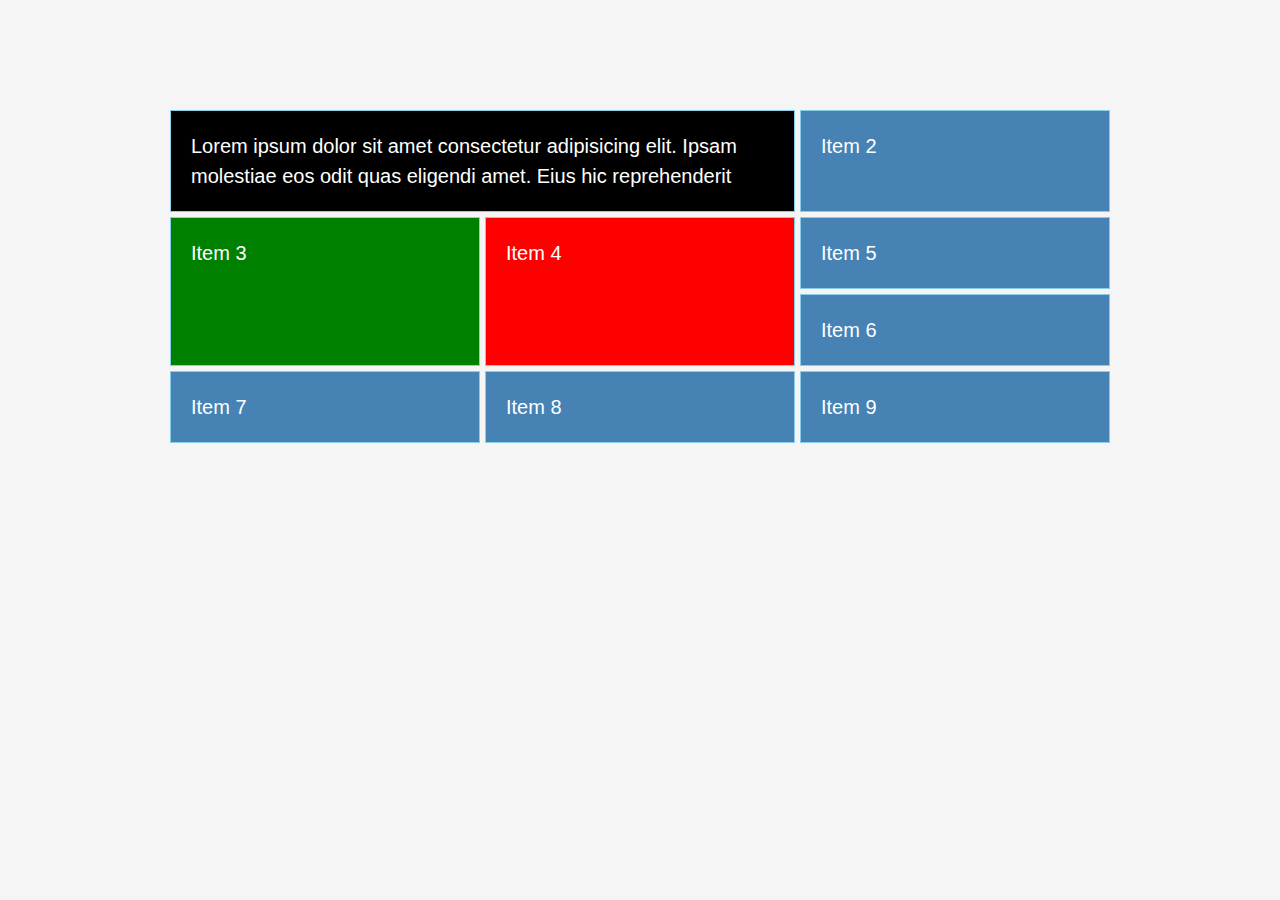
<file: pratice/index.html>
<!DOCTYPE html>
<html lang="en">
	<head>
		<meta charset="UTF-8" />
		<meta
			name="viewport"
			content="width=device-width, initial-scale=1.0" />
		<title>CSS GRID COURSE</title>
		<link
			rel="stylesheet"
			href="style.css" />
	</head>
	<body>
		<div class="container">
			<div class="item">
				Lorem ipsum dolor sit amet consectetur adipisicing elit. Ipsam
				molestiae eos odit quas eligendi amet. Eius hic reprehenderit
			</div>
			<div class="item">Item 2</div>
			<div class="item">Item 3</div>
			<div class="item">Item 4</div>
			<div class="item">Item 5</div>
			<div class="item">Item 6</div>
			<div class="item">Item 7</div>
			<div class="item">Item 8</div>
			<div class="item">Item 9</div>
		</div>
	</body>
</html>
</file>
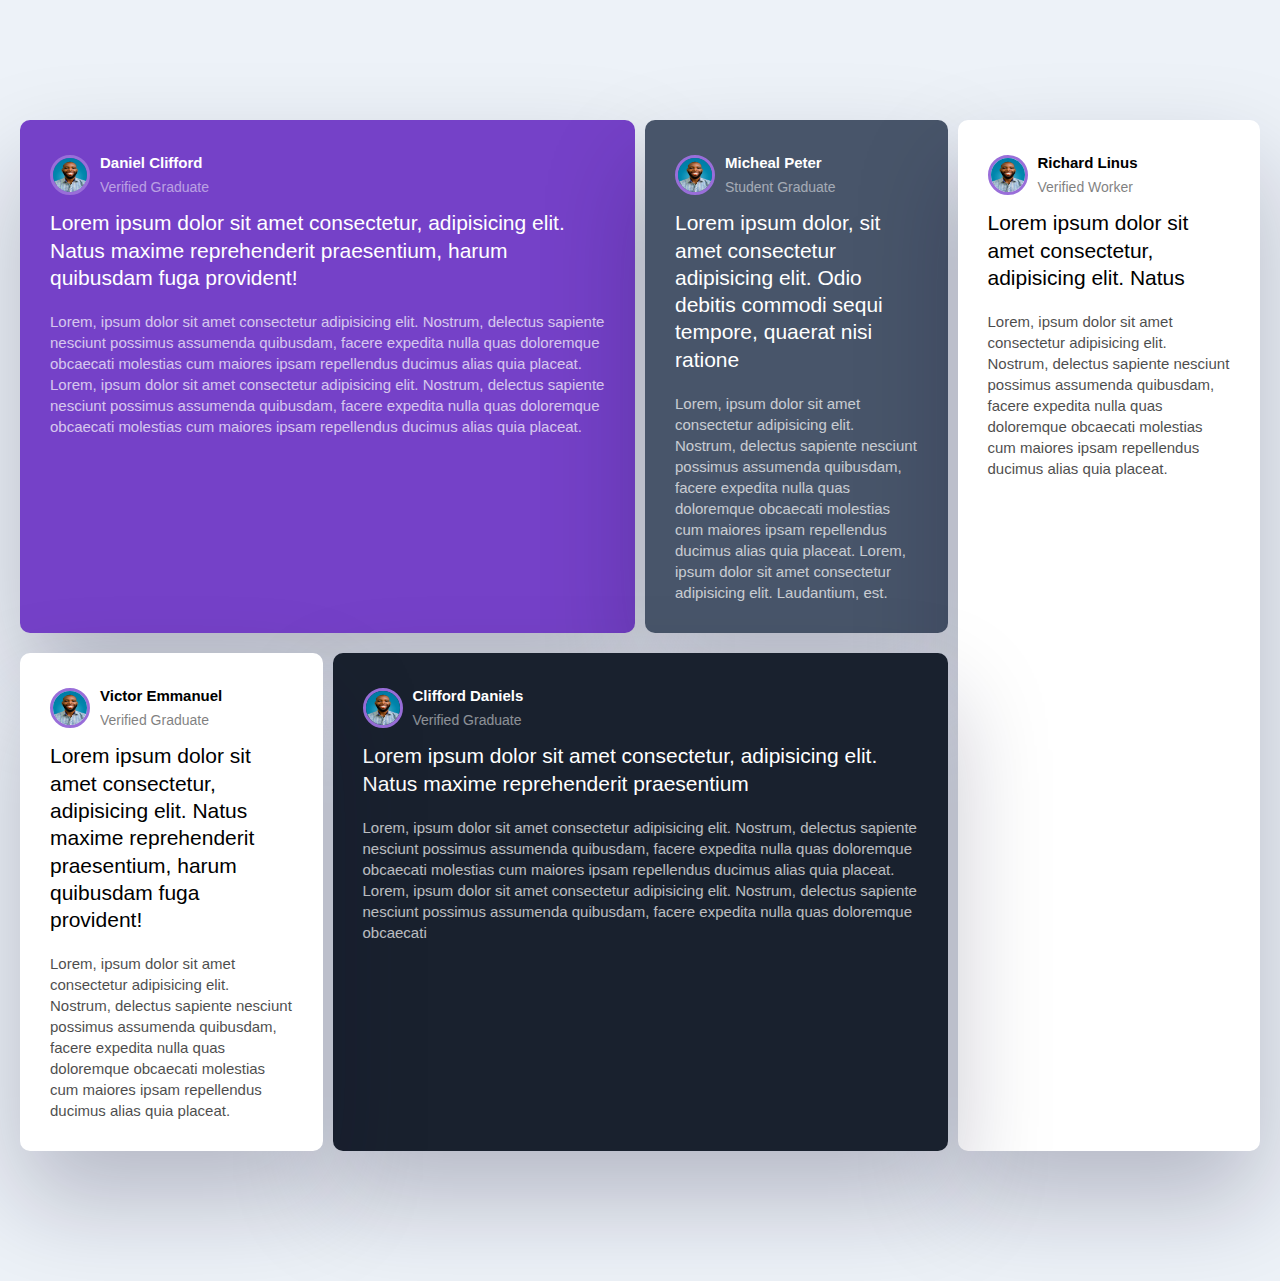
<file: project/index.html>
<!DOCTYPE html>
<html lang="en">
	<head>
		<meta charset="UTF-8" />
		<meta
			name="viewport"
			content="width=device-width, initial-scale=1.0" />
		<title>FRONT END MENTOR PROJECT</title>
		<link
			rel="stylesheet"
			href="style.css" />
	</head>
	<body>
		<div class="testimonials">
			<div class="card card--bg--purple">
				<header class="card_header">
					<img
						src="images/image.jpg"
						class="card_img"
						alt="img"
						srcset="" />
					<div class="">
						<h3>Daniel Clifford</h3>
						<p>Verified Graduate</p>
					</div>
				</header>
				<p class="card_lead">
					Lorem ipsum dolor sit amet consectetur, adipisicing elit.
					Natus maxime reprehenderit praesentium, harum quibusdam fuga
					provident!
				</p>

				<p class="card_quote">
					Lorem, ipsum dolor sit amet consectetur adipisicing elit.
					Nostrum, delectus sapiente nesciunt possimus assumenda
					quibusdam, facere expedita nulla quas doloremque obcaecati
					molestias cum maiores ipsam repellendus ducimus alias quia
					placeat.
				</p>

				<p class="card_quote">
					Lorem, ipsum dolor sit amet consectetur adipisicing elit.
					Nostrum, delectus sapiente nesciunt possimus assumenda
					quibusdam, facere expedita nulla quas doloremque obcaecati
					molestias cum maiores ipsam repellendus ducimus alias quia
					placeat.
				</p>
			</div>

			<div class="card card--bg--gray-blue">
				<header class="card_header">
					<img
						src="images/image.jpg"
						class="card_img"
						alt="img"
						srcset="" />
					<div class="">
						<h3>Micheal Peter</h3>
						<p>Student Graduate</p>
					</div>
				</header>
				<p class="card_lead">
					Lorem ipsum dolor, sit amet consectetur adipisicing elit.
					Odio debitis commodi sequi tempore, quaerat nisi ratione
				</p>

				<p class="card_quote">
					Lorem, ipsum dolor sit amet consectetur adipisicing elit.
					Nostrum, delectus sapiente nesciunt possimus assumenda
					quibusdam, facere expedita nulla quas doloremque obcaecati
					molestias cum maiores ipsam repellendus ducimus alias quia
					placeat. Lorem, ipsum dolor sit amet consectetur adipisicing
					elit. Laudantium, est.
				</p>
			</div>

			<div class="card ">
				<header class="card_header">
					<img
						src="images/image.jpg"
						class="card_img"
						alt="img"
						srcset="" />
					<div class="">
						<h3>Richard Linus</h3>
						<p>Verified Worker</p>
					</div>
				</header>
				<p class="card_lead">
					Lorem ipsum dolor sit amet consectetur, adipisicing elit.
					Natus
				</p>

				<p class="card_quote">
					Lorem, ipsum dolor sit amet consectetur adipisicing elit.
					Nostrum, delectus sapiente nesciunt possimus assumenda
					quibusdam, facere expedita nulla quas doloremque obcaecati
					molestias cum maiores ipsam repellendus ducimus alias quia
					placeat.
				</p>
			</div>

			<div class="card card--bg--black-blue">
				<header class="card_header">
					<img
						src="images/image.jpg"
						class="card_img"
						alt="img"
						srcset="" />
					<div class="">
						<h3>Clifford Daniels</h3>
						<p>Verified Graduate</p>
					</div>
				</header>
				<p class="card_lead">
					Lorem ipsum dolor sit amet consectetur, adipisicing elit.
					Natus maxime reprehenderit praesentium
				</p>

				<p class="card_quote">
					Lorem, ipsum dolor sit amet consectetur adipisicing elit.
					Nostrum, delectus sapiente nesciunt possimus assumenda
					quibusdam, facere expedita nulla quas doloremque obcaecati
					molestias cum maiores ipsam repellendus ducimus alias quia
					placeat.
                    <p class="card_quote">
                        Lorem, ipsum dolor sit amet consectetur adipisicing elit.
                        Nostrum, delectus sapiente nesciunt possimus assumenda
                        quibusdam, facere expedita nulla quas doloremque obcaecati
                       
                    </p>
				</p>
			</div>

			<div class="card">
				<header class="card_header">
					<img
						src="images/image.jpg"
						class="card_img"
						alt="img"
						srcset="" />
					<div class="">
						<h3>Victor Emmanuel</h3>
						<p>Verified Graduate</p>
					</div>
				</header>
				<p class="card_lead">
					Lorem ipsum dolor sit amet consectetur, adipisicing elit.
					Natus maxime reprehenderit praesentium, harum quibusdam fuga
					provident!
				</p>

				<p class="card_quote">
					Lorem, ipsum dolor sit amet consectetur adipisicing elit.
					Nostrum, delectus sapiente nesciunt possimus assumenda
					quibusdam, facere expedita nulla quas doloremque obcaecati
					molestias cum maiores ipsam repellendus ducimus alias quia
					placeat.
				</p>
			</div>
		</div>
	</body>
</html>
</file>
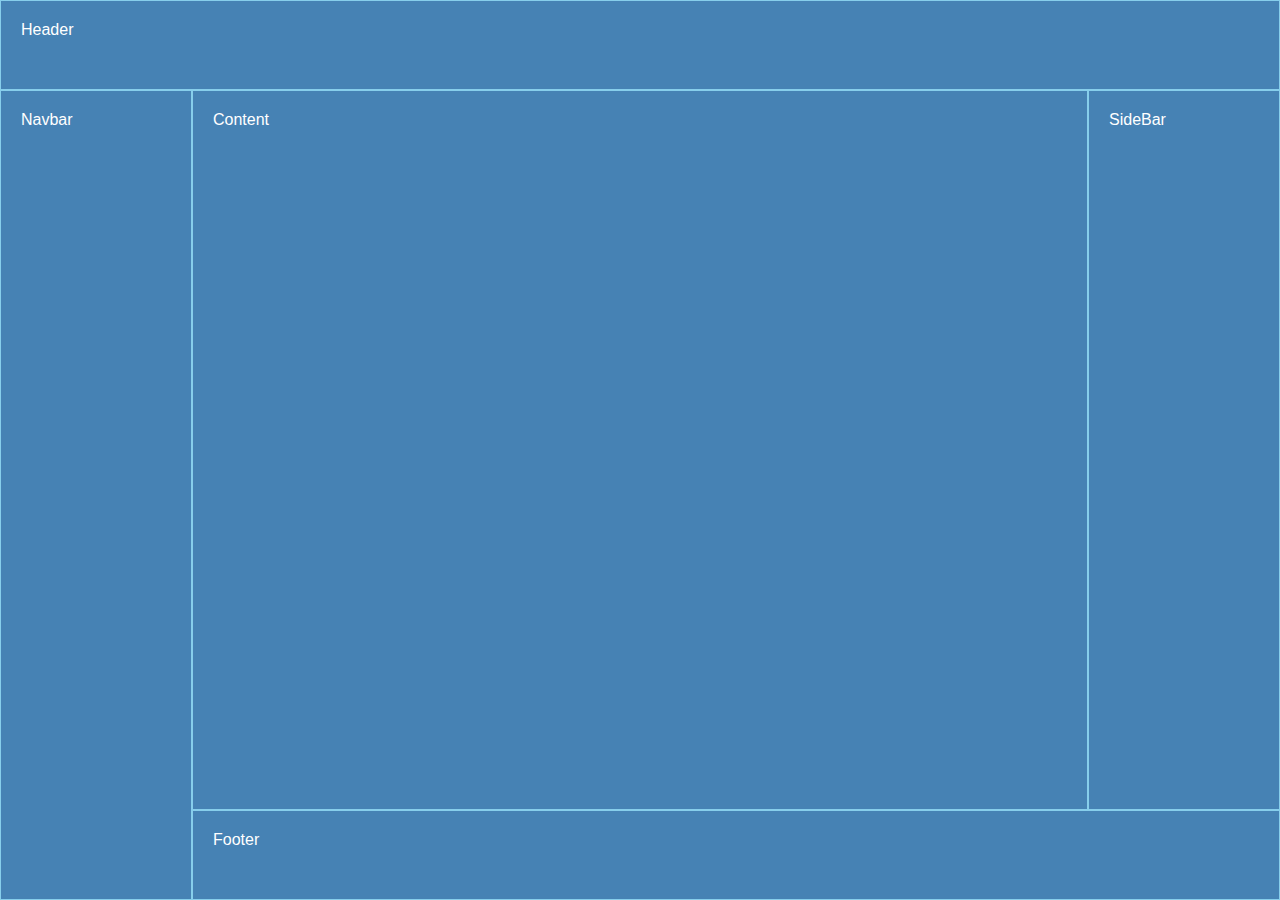
<file: pratice/grid2.html>
<!DOCTYPE html>
<html lang="en">
	<head>
		<meta charset="UTF-8" />
		<meta
			name="viewport"
			content="width=device-width, initial-scale=1.0" />
		<title>Grid template literal</title>
		<link
			rel="stylesheet"
			href="grid2.css" />
	</head>
	<body>
		<header>Header</header>
		<main>Content</main>
		<nav>Navbar</nav>
		<aside>SideBar</aside>
		<footer>Footer</footer>
	</body>
</html>
</file>
<file: pratice/style.css>
* {
	margin: 0;
	padding: 0;
	box-sizing: border-box;
}

body {
	font-family: 'Open Sans', sans-serif;
	font-size: 1em;
	line-height: 1.5;
	color: #000;
	background: #f5f5f5;
}

.container {
	max-width: 960px;
	margin: 100px auto;
	padding: 10px;
	display: grid;
	grid-template-columns: repeat(3, 1fr);
	gap: 5px;
	/* grid-template-rows: 2fr 1fr 2fr; */
}

.item {
	color: white;
	background: steelblue;
	padding: 20px;
	font-size: 20px;
	border: 1px solid skyblue;
}

.item:nth-of-type(1) {
	background: black;

	grid-column: 1/3;
}
.item:nth-of-type(3) {
	background: green;

	grid-row: 2/4;
}
.item:nth-of-type(4) {
	background: red;

	grid-row: 2/4;
}

@media (max-width: 500px) {
	.container {
		grid-template-columns: 1fr;
	}
}
</file>
<file: project/style.css>
* {
	margin: 0;
	padding: 0;
	box-sizing: border-box;
}

body {
	background: #edf2f8;
	font-family: sans-serif;
	line-height: 1.7;
	font-size: 14px;
}

.testimonials {
	max-width: 1440px;
	margin: 100px auto;
	padding: 20px;
	display: grid;
	grid-template-columns: repeat(4, 1fr);
	gap: 10px;
}

.card {
	background: white;
	padding: 30px;
	border-radius: 10px;
	margin-bottom: 10px;
	box-shadow: rgba(17, 12, 46, 0.25) 0px 48px 100px 0px;
}

header {
	display: flex;
	align-items: center;
	margin-bottom: 10px;
}

.card_header h3 {
	font-size: 15px;
}

.card_header p {
	opacity: 50%;
}

.card_img {
	height: 40px;
	width: 40px;
	border: 3px solid #996ed9;
	border-radius: 50%;
	margin-right: 10px;
}

.card_lead {
	font-size: 1.5em;
	font-weight: 500;
	line-height: 1.3;
	margin-bottom: 20px;
}

.card_quote {
	font-size: 15px;
	font-weight: 500;
	opacity: 70%;
	line-height: 1.4;
}

.card--bg--purple {
	background: hsl(263, 55%, 52%);
	color: white;
}

.card--bg--gray-blue {
	background: hsl(217, 19%, 35%);
	color: white;
}
.card--bg--black-blue {
	background: hsl(219, 29%, 14%);
	color: white;
}

.card:nth-of-type(1) {
	grid-column: 1/3;
}

.card:nth-of-type(4) {
	grid-column: 2/4;
	grid-row: 2/3;
}
.card:nth-of-type(3) {
	grid-column: 4/5;
	grid-row: 1/3;
}

@media (max-width: 768px) {
	.testimonials {
		grid-template-columns: 1fr;
		width: 100%;
	}

	.card:nth-of-type(1) {
		grid-column: 1;
	}

	.card:nth-of-type(4) {
		grid-column: 1;
		/* grid-row: ; */
	}
	.card:nth-of-type(3) {
		grid-column: 1;
		grid-row: 5;
	}
}
</file>
<file: pratice/grid2.css>
* {
	box-sizing: border-box;
	margin: 0;
	padding: 0;
}

body {
	height: 100vh;
	font-size: 16px;
	font-family: sans-serif;
	display: grid;
	grid-template-areas:
		'header header header'
		'nav content sidebar'
		'nav footer footer';

	grid-template-columns: 15% 70% 15%;
	grid-template-rows: 10% 80% 10%;
}

header,
aside,
footer,
main,
nav {
	background-color: steelblue;
	color: white;
	border: 1px solid skyblue;
	padding: 20px;
}

header {
	grid-area: header;
}
nav {
	grid-area: nav;
}

footer {
	grid-area: footer;
}

main {
	grid-area: content;
}
aside {
	grid-area: sidebar;
}
</file>
